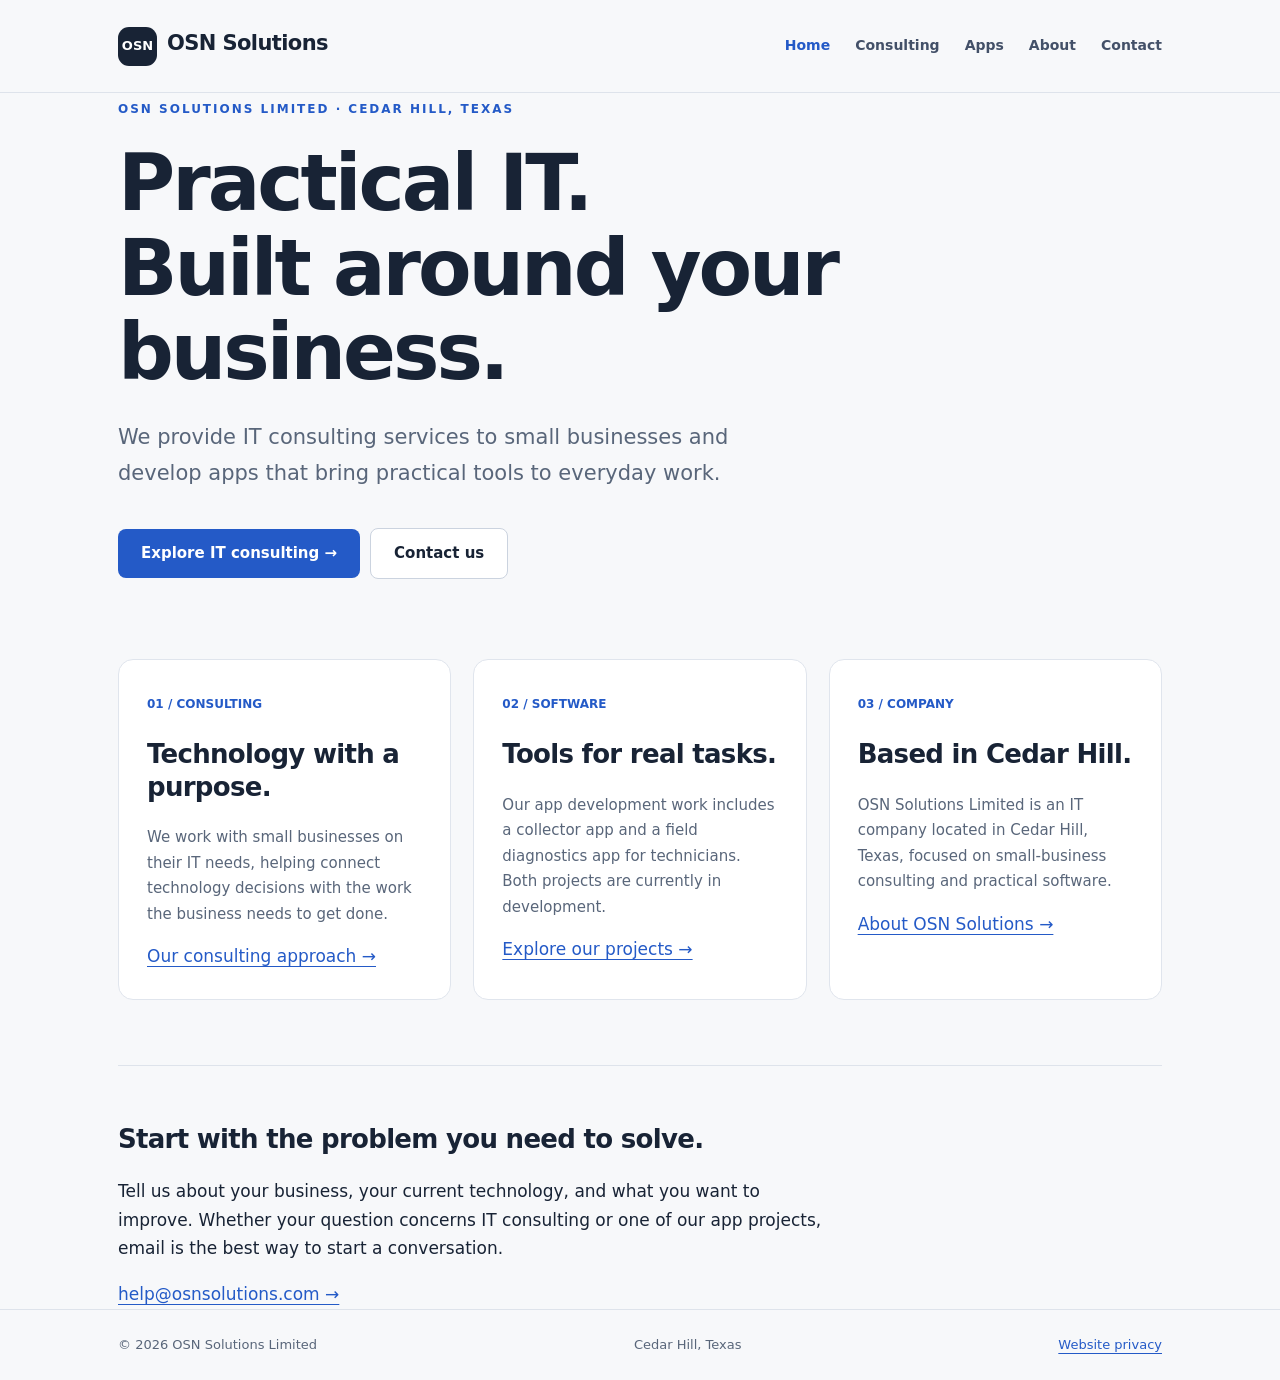
<file: index.html>
<!doctype html><html lang="en"><head><meta charset="utf-8"><meta name="viewport" content="width=device-width,initial-scale=1"><title>Small-business IT consulting | OSN Solutions Limited</title><meta name="description" content="OSN Solutions Limited provides IT consulting services to small businesses from Cedar Hill, Texas, and develops practical apps for Apple devices."><link rel="stylesheet" href="styles.css"><link rel="icon" href="favicon.svg" type="image/svg+xml"></head><body><a class="skip" href="#main">Skip to content</a><header><div class="wrap"><a class="brand" href="index.html"><span class="mark" aria-hidden="true">OSN</span>OSN Solutions</a><nav aria-label="Main navigation"><a href="index.html" aria-current="page">Home</a><a href="services.html">Consulting</a><a href="apps.html">Apps</a><a href="about.html">About</a><a href="support.html">Contact</a></nav></div></header><main id="main" class="wrap"><span class="eyebrow">OSN Solutions Limited · Cedar Hill, Texas</span><h1>Practical IT.<br>Built around your business.</h1><p class="intro">We provide IT consulting services to small businesses and develop apps that bring practical tools to everyday work.</p><a class="button" href="services.html">Explore IT consulting →</a><a class="button secondary" href="support.html">Contact us</a><div class="grid"><section class="card"><span class="number">01 / CONSULTING</span><h2>Technology with a purpose.</h2><p>We work with small businesses on their IT needs, helping connect technology decisions with the work the business needs to get done.</p><a href="services.html">Our consulting approach →</a></section><section class="card"><span class="number">02 / SOFTWARE</span><h2>Tools for real tasks.</h2><p>Our app development work includes a collector app and a field diagnostics app for technicians. Both projects are currently in development.</p><a href="apps.html">Explore our projects →</a></section><section class="card"><span class="number">03 / COMPANY</span><h2>Based in Cedar Hill.</h2><p>OSN Solutions Limited is an IT company located in Cedar Hill, Texas, focused on small-business consulting and practical software.</p><a href="about.html">About OSN Solutions →</a></section></div><section class="section"><h2>Start with the problem you need to solve.</h2><p>Tell us about your business, your current technology, and what you want to improve. Whether your question concerns IT consulting or one of our app projects, email is the best way to start a conversation.</p><a href="mailto:help@osnsolutions.com">help@osnsolutions.com →</a></section></main><footer><div class="wrap"><span>© 2026 OSN Solutions Limited</span><span>Cedar Hill, Texas</span><a href="privacy.html">Website privacy</a></div></footer></body></html>
</file>
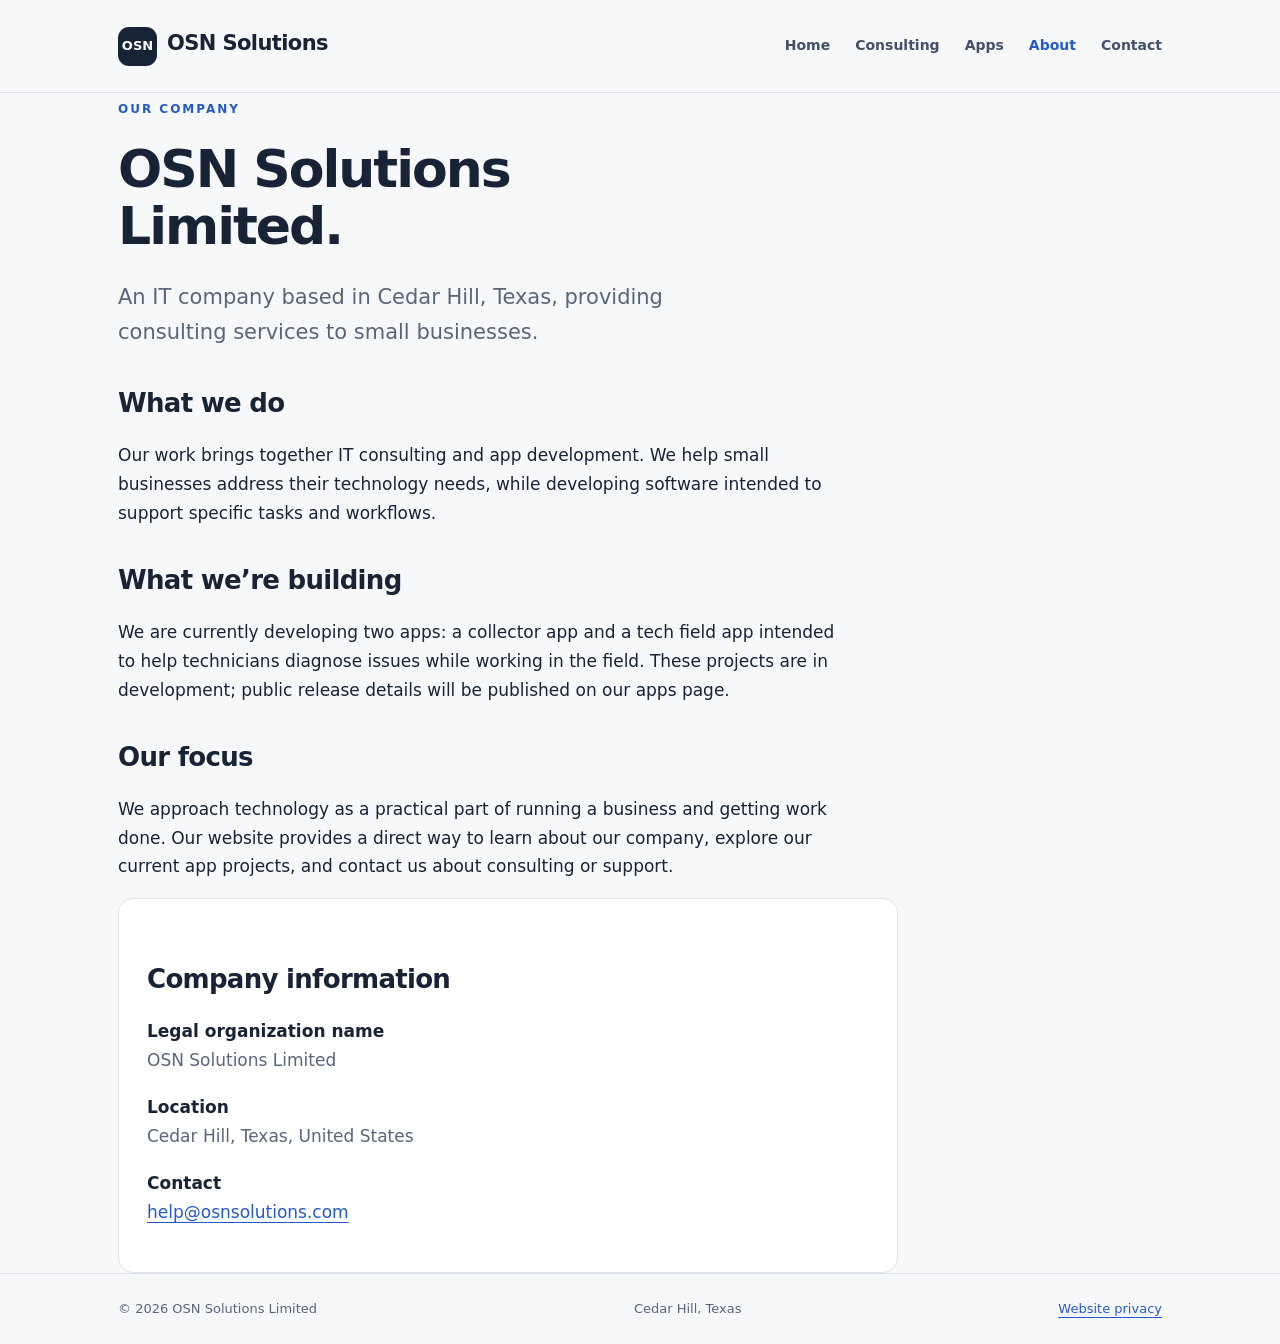
<file: about.html>
<!doctype html><html lang="en"><head><meta charset="utf-8"><meta name="viewport" content="width=device-width,initial-scale=1"><title>About OSN Solutions Limited | OSN Solutions Limited</title><meta name="description" content="OSN Solutions Limited provides IT consulting services to small businesses from Cedar Hill, Texas, and develops practical apps for Apple devices."><link rel="stylesheet" href="styles.css"><link rel="icon" href="favicon.svg" type="image/svg+xml"></head><body><a class="skip" href="#main">Skip to content</a><header><div class="wrap"><a class="brand" href="index.html"><span class="mark" aria-hidden="true">OSN</span>OSN Solutions</a><nav aria-label="Main navigation"><a href="index.html">Home</a><a href="services.html">Consulting</a><a href="apps.html">Apps</a><a href="about.html" aria-current="page">About</a><a href="support.html">Contact</a></nav></div></header><main id="main" class="wrap"><div class="prose"><span class="eyebrow">Our company</span><h1>OSN Solutions<br>Limited.</h1><p class="intro">An IT company based in Cedar Hill, Texas, providing consulting services to small businesses.</p><h2>What we do</h2><p>Our work brings together IT consulting and app development. We help small businesses address their technology needs, while developing software intended to support specific tasks and workflows.</p><h2>What we’re building</h2><p>We are currently developing two apps: a collector app and a tech field app intended to help technicians diagnose issues while working in the field. These projects are in development; public release details will be published on our apps page.</p><h2>Our focus</h2><p>We approach technology as a practical part of running a business and getting work done. Our website provides a direct way to learn about our company, explore our current app projects, and contact us about consulting or support.</p><section class="card"><h2>Company information</h2><dl><dt>Legal organization name</dt><dd>OSN Solutions Limited</dd><dt>Location</dt><dd>Cedar Hill, Texas, United States</dd><dt>Contact</dt><dd><a href="mailto:help@osnsolutions.com">help@osnsolutions.com</a></dd></dl></section></div></main><footer><div class="wrap"><span>© 2026 OSN Solutions Limited</span><span>Cedar Hill, Texas</span><a href="privacy.html">Website privacy</a></div></footer></body></html>
</file>
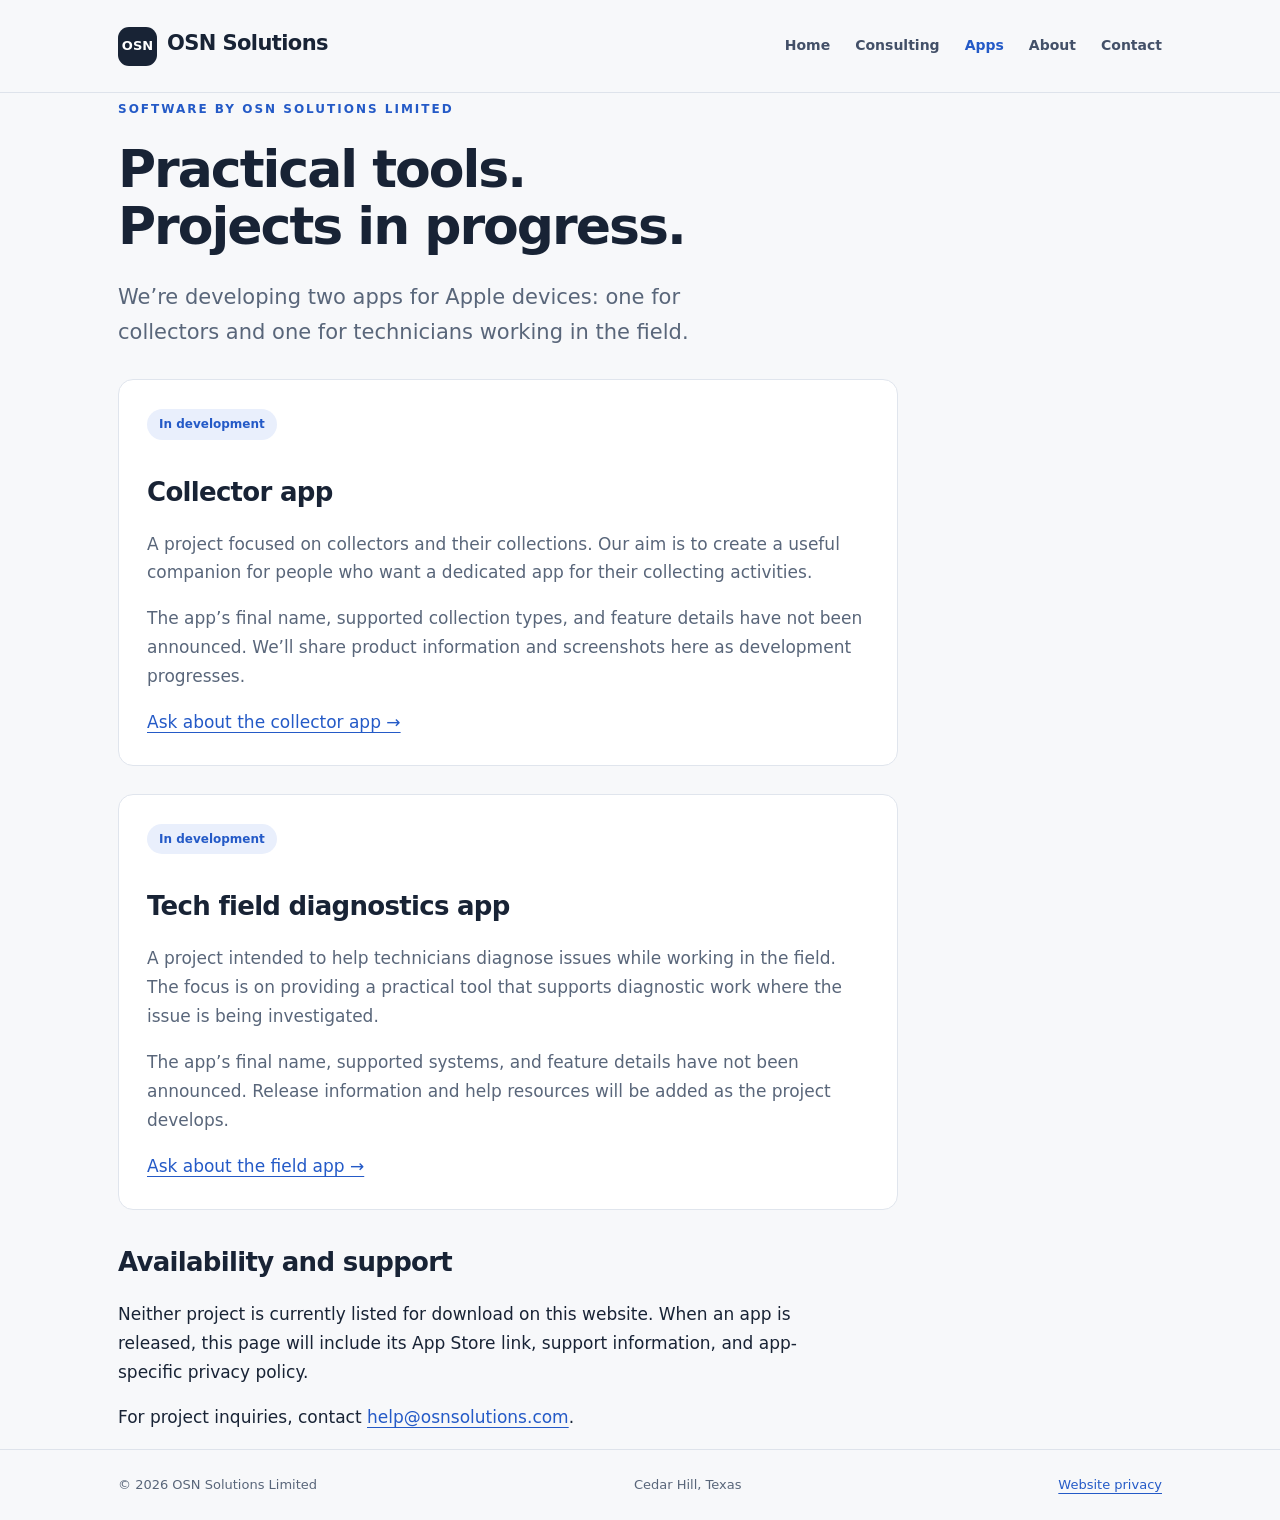
<file: apps.html>
<!doctype html><html lang="en"><head><meta charset="utf-8"><meta name="viewport" content="width=device-width,initial-scale=1"><title>Apps in development | OSN Solutions Limited</title><meta name="description" content="OSN Solutions Limited provides IT consulting services to small businesses from Cedar Hill, Texas, and develops practical apps for Apple devices."><link rel="stylesheet" href="styles.css"><link rel="icon" href="favicon.svg" type="image/svg+xml"></head><body><a class="skip" href="#main">Skip to content</a><header><div class="wrap"><a class="brand" href="index.html"><span class="mark" aria-hidden="true">OSN</span>OSN Solutions</a><nav aria-label="Main navigation"><a href="index.html">Home</a><a href="services.html">Consulting</a><a href="apps.html" aria-current="page">Apps</a><a href="about.html">About</a><a href="support.html">Contact</a></nav></div></header><main id="main" class="wrap"><div class="prose"><span class="eyebrow">Software by OSN Solutions Limited</span><h1>Practical tools.<br>Projects in progress.</h1><p class="intro">We’re developing two apps for Apple devices: one for collectors and one for technicians working in the field.</p><section class="card app-card"><span class="status">In development</span><h2>Collector app</h2><p>A project focused on collectors and their collections. Our aim is to create a useful companion for people who want a dedicated app for their collecting activities.</p><p>The app’s final name, supported collection types, and feature details have not been announced. We’ll share product information and screenshots here as development progresses.</p><a href="mailto:help@osnsolutions.com?subject=Collector%20app%20inquiry">Ask about the collector app →</a></section><section class="card app-card"><span class="status">In development</span><h2>Tech field diagnostics app</h2><p>A project intended to help technicians diagnose issues while working in the field. The focus is on providing a practical tool that supports diagnostic work where the issue is being investigated.</p><p>The app’s final name, supported systems, and feature details have not been announced. Release information and help resources will be added as the project develops.</p><a href="mailto:help@osnsolutions.com?subject=Field%20diagnostics%20app%20inquiry">Ask about the field app →</a></section><h2>Availability and support</h2><p>Neither project is currently listed for download on this website. When an app is released, this page will include its App Store link, support information, and app-specific privacy policy.</p><p>For project inquiries, contact <a href="mailto:help@osnsolutions.com">help@osnsolutions.com</a>.</p></div></main><footer><div class="wrap"><span>© 2026 OSN Solutions Limited</span><span>Cedar Hill, Texas</span><a href="privacy.html">Website privacy</a></div></footer></body></html>
</file>
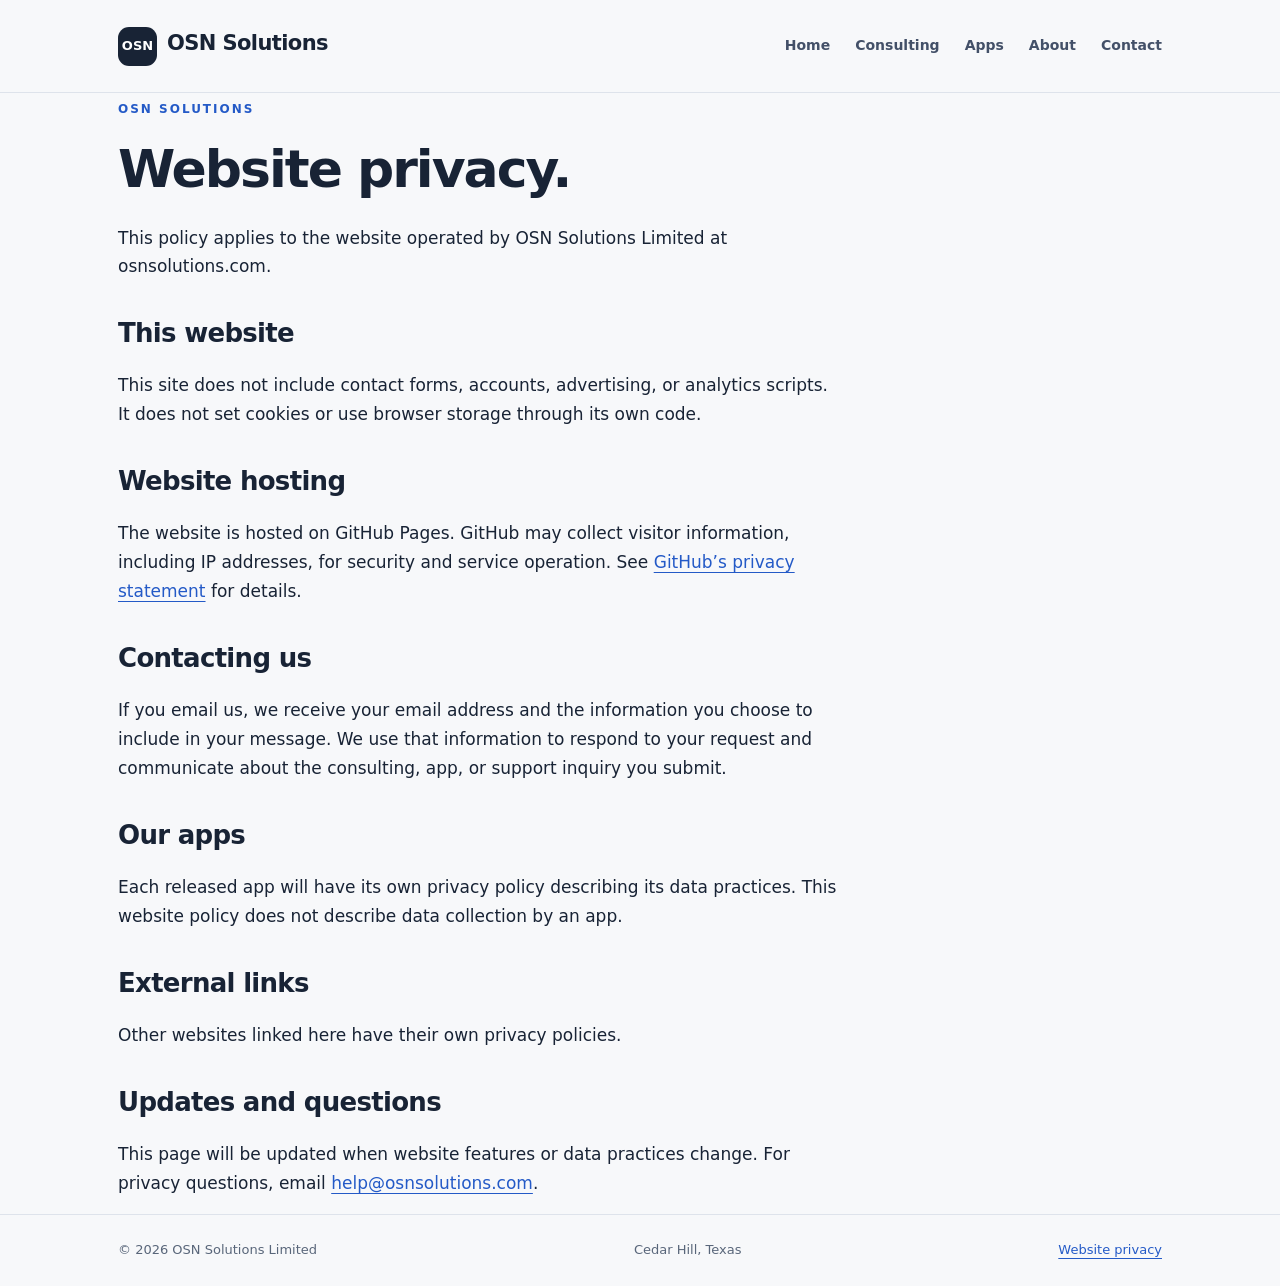
<file: privacy.html>
<!doctype html><html lang="en"><head><meta charset="utf-8"><meta name="viewport" content="width=device-width,initial-scale=1"><title>Website privacy | OSN Solutions</title><meta name="description" content="OSN Solutions Limited provides IT consulting services to small businesses from Cedar Hill, Texas, and develops practical apps for Apple devices."><link rel="stylesheet" href="styles.css"><link rel="icon" href="favicon.svg" type="image/svg+xml"></head><body><a class="skip" href="#main">Skip to content</a><header><div class="wrap"><a class="brand" href="index.html"><span class="mark" aria-hidden="true">OSN</span>OSN Solutions</a><nav aria-label="Main navigation"><a href="index.html">Home</a><a href="services.html">Consulting</a><a href="apps.html">Apps</a><a href="about.html">About</a><a href="support.html">Contact</a></nav></div></header><main id="main" class="wrap"><div class="prose"><span class="eyebrow">OSN Solutions</span><h1>Website privacy.</h1><p>This policy applies to the website operated by OSN Solutions Limited at osnsolutions.com.</p><h2>This website</h2><p>This site does not include contact forms, accounts, advertising, or analytics scripts. It does not set cookies or use browser storage through its own code.</p><h2>Website hosting</h2><p>The website is hosted on GitHub Pages. GitHub may collect visitor information, including IP addresses, for security and service operation. See <a href="https://docs.github.com/en/site-policy/privacy-policies/github-general-privacy-statement">GitHub’s privacy statement</a> for details.</p><h2>Contacting us</h2><p>If you email us, we receive your email address and the information you choose to include in your message. We use that information to respond to your request and communicate about the consulting, app, or support inquiry you submit.</p><h2>Our apps</h2><p>Each released app will have its own privacy policy describing its data practices. This website policy does not describe data collection by an app.</p><h2>External links</h2><p>Other websites linked here have their own privacy policies.</p><h2>Updates and questions</h2><p>This page will be updated when website features or data practices change. For privacy questions, email <a href="mailto:help@osnsolutions.com">help@osnsolutions.com</a>.</p></div></main><footer><div class="wrap"><span>© 2026 OSN Solutions Limited</span><span>Cedar Hill, Texas</span><a href="privacy.html">Website privacy</a></div></footer></body></html>
</file>
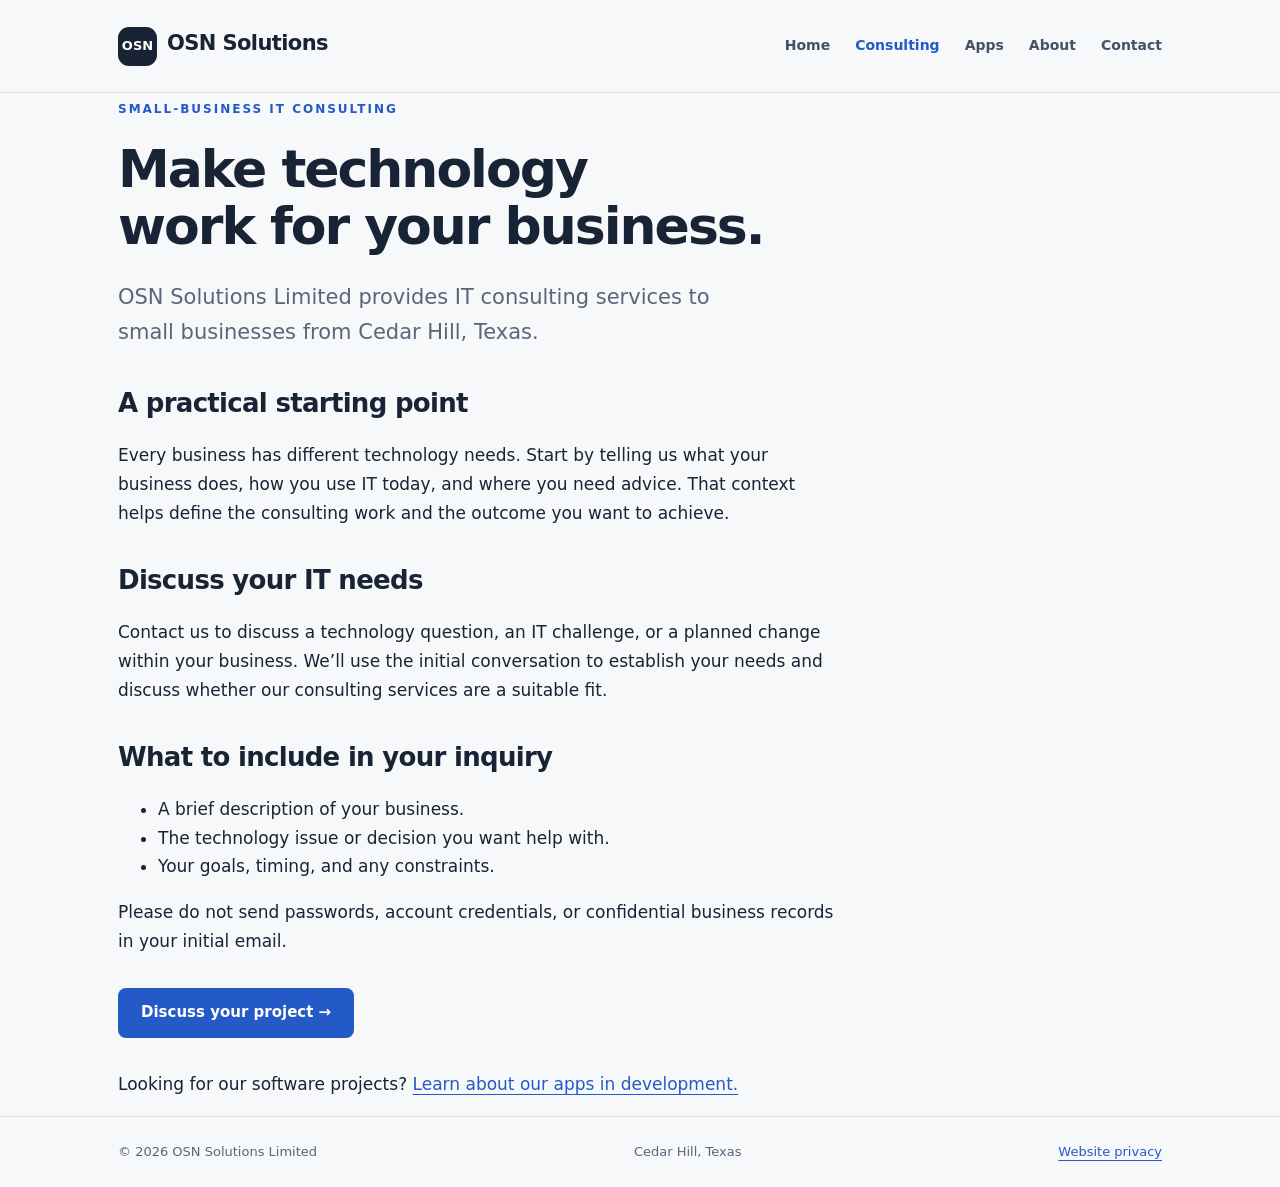
<file: services.html>
<!doctype html><html lang="en"><head><meta charset="utf-8"><meta name="viewport" content="width=device-width,initial-scale=1"><title>IT consulting services | OSN Solutions Limited</title><meta name="description" content="OSN Solutions Limited provides IT consulting services to small businesses from Cedar Hill, Texas, and develops practical apps for Apple devices."><link rel="stylesheet" href="styles.css"><link rel="icon" href="favicon.svg" type="image/svg+xml"></head><body><a class="skip" href="#main">Skip to content</a><header><div class="wrap"><a class="brand" href="index.html"><span class="mark" aria-hidden="true">OSN</span>OSN Solutions</a><nav aria-label="Main navigation"><a href="index.html">Home</a><a href="services.html" aria-current="page">Consulting</a><a href="apps.html">Apps</a><a href="about.html">About</a><a href="support.html">Contact</a></nav></div></header><main id="main" class="wrap"><div class="prose"><span class="eyebrow">Small-business IT consulting</span><h1>Make technology<br>work for your business.</h1><p class="intro">OSN Solutions Limited provides IT consulting services to small businesses from Cedar Hill, Texas.</p><h2>A practical starting point</h2><p>Every business has different technology needs. Start by telling us what your business does, how you use IT today, and where you need advice. That context helps define the consulting work and the outcome you want to achieve.</p><h2>Discuss your IT needs</h2><p>Contact us to discuss a technology question, an IT challenge, or a planned change within your business. We’ll use the initial conversation to establish your needs and discuss whether our consulting services are a suitable fit.</p><h2>What to include in your inquiry</h2><ul><li>A brief description of your business.</li><li>The technology issue or decision you want help with.</li><li>Your goals, timing, and any constraints.</li></ul><p>Please do not send passwords, account credentials, or confidential business records in your initial email.</p><a class="button" href="mailto:help@osnsolutions.com?subject=IT%20consulting%20inquiry">Discuss your project →</a><p>Looking for our software projects? <a href="apps.html">Learn about our apps in development.</a></p></div></main><footer><div class="wrap"><span>© 2026 OSN Solutions Limited</span><span>Cedar Hill, Texas</span><a href="privacy.html">Website privacy</a></div></footer></body></html>
</file>
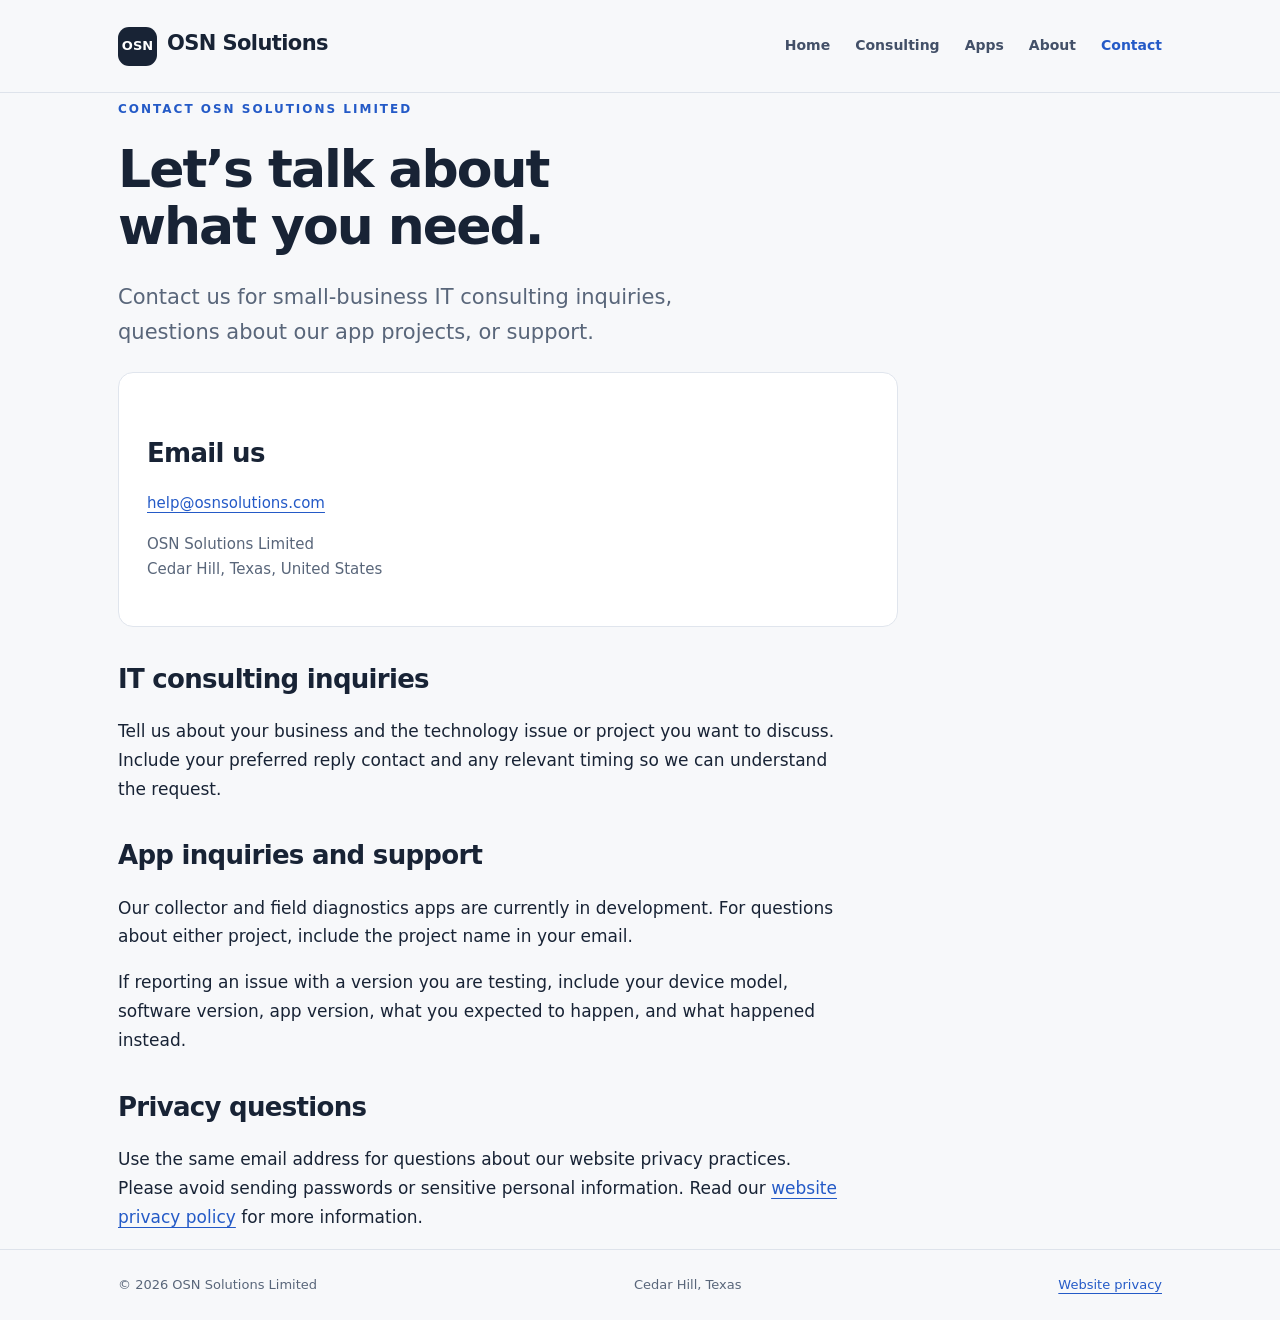
<file: support.html>
<!doctype html><html lang="en"><head><meta charset="utf-8"><meta name="viewport" content="width=device-width,initial-scale=1"><title>Contact and support | OSN Solutions Limited</title><meta name="description" content="OSN Solutions Limited provides IT consulting services to small businesses from Cedar Hill, Texas, and develops practical apps for Apple devices."><link rel="stylesheet" href="styles.css"><link rel="icon" href="favicon.svg" type="image/svg+xml"></head><body><a class="skip" href="#main">Skip to content</a><header><div class="wrap"><a class="brand" href="index.html"><span class="mark" aria-hidden="true">OSN</span>OSN Solutions</a><nav aria-label="Main navigation"><a href="index.html">Home</a><a href="services.html">Consulting</a><a href="apps.html">Apps</a><a href="about.html">About</a><a href="support.html" aria-current="page">Contact</a></nav></div></header><main id="main" class="wrap"><div class="prose"><span class="eyebrow">Contact OSN Solutions Limited</span><h1>Let’s talk about<br>what you need.</h1><p class="intro">Contact us for small-business IT consulting inquiries, questions about our app projects, or support.</p><section class="card"><h2>Email us</h2><p><a href="mailto:help@osnsolutions.com">help@osnsolutions.com</a></p><p>OSN Solutions Limited<br>Cedar Hill, Texas, United States</p></section><h2>IT consulting inquiries</h2><p>Tell us about your business and the technology issue or project you want to discuss. Include your preferred reply contact and any relevant timing so we can understand the request.</p><h2>App inquiries and support</h2><p>Our collector and field diagnostics apps are currently in development. For questions about either project, include the project name in your email.</p><p>If reporting an issue with a version you are testing, include your device model, software version, app version, what you expected to happen, and what happened instead.</p><h2>Privacy questions</h2><p>Use the same email address for questions about our website privacy practices. Please avoid sending passwords or sensitive personal information. Read our <a href="privacy.html">website privacy policy</a> for more information.</p></div></main><footer><div class="wrap"><span>© 2026 OSN Solutions Limited</span><span>Cedar Hill, Texas</span><a href="privacy.html">Website privacy</a></div></footer></body></html>
</file>
<file: styles.css>
*{box-sizing:border-box}html{scroll-behavior:smooth}body{margin:0;background:#f7f8fa;color:#182335;font:17px/1.7 system-ui,-apple-system,BlinkMacSystemFont,"Segoe UI",sans-serif}a{color:#245ac7;text-underline-offset:4px}a:focus-visible{outline:3px solid #245ac7;outline-offset:6px}.wrap{max-width:1100px;margin:auto;padding:0 28px}header{padding:26px 0;border-bottom:1px solid #dee3eb}header .wrap{display:flex;justify-content:space-between;align-items:center;gap:24px}.brand{font-size:21px;font-weight:800;color:#182335;text-decoration:none;letter-spacing:-.6px}.mark{display:inline-grid;place-items:center;background:#182335;color:white;width:39px;height:39px;border-radius:11px;margin-right:10px;font-size:13px;letter-spacing:0}nav{display:flex;gap:25px;flex-wrap:wrap}nav a{font-size:14px;font-weight:600;text-decoration:none;color:#435068}nav a[aria-current]{color:#245ac7}main{min-height:65vh;padding:75px 0 85px}.eyebrow{text-transform:uppercase;letter-spacing:2px;color:#245ac7;font-size:12px;font-weight:750}h1{font-size:clamp(42px,7vw,78px);line-height:1.08;letter-spacing:-3px;margin:20px 0 26px;max-width:850px}h2{font-size:26px;line-height:1.25;letter-spacing:-.7px}p{max-width:720px}.intro{font-size:21px;color:#59667a;max-width:620px}.button{display:inline-block;background:#245ac7;color:white;text-decoration:none;padding:12px 23px;border-radius:8px;font-size:15px;font-weight:650;margin:15px 10px 15px 0}.secondary{background:white;color:#182335;border:1px solid #cbd3df}.grid{display:grid;grid-template-columns:repeat(3,1fr);gap:22px;margin-top:65px}.card{background:white;border:1px solid #e0e5ed;border-radius:15px;padding:28px}.card p{color:#59667a;font-size:15px}.number{font-size:12px;color:#245ac7;font-weight:700}.status{display:inline-block;border-radius:30px;padding:5px 12px;background:#e9effc;color:#245ac7;font-size:12px;font-weight:650}.prose h1{font-size:52px;letter-spacing:-2px}.prose h2{margin-top:36px}.prose{max-width:780px}.skip{position:absolute;top:-100px;background:white;padding:10px}.skip:focus{top:0}footer{border-top:1px solid #dee3eb;padding:24px 0;color:#59667a;font-size:13px}footer .wrap{display:flex;justify-content:space-between;gap:20px;flex-wrap:wrap}@media(max-width:650px){header .wrap{align-items:flex-start;flex-direction:column}nav{gap:20px}main{padding:48px 0 60px}h1{letter-spacing:-2px}.grid{grid-template-columns:1fr;margin-top:40px}.intro{font-size:19px}.wrap{padding:0 22px}.prose h1{font-size:42px}}
.section{margin-top:65px;border-top:1px solid #dee3eb;padding-top:35px}.app-card{margin:28px 0}.app-card p{font-size:17px}dt{font-weight:650;margin-top:18px}dd{margin-left:0;color:#59667a}@media(max-width:850px){header .wrap{align-items:flex-start;flex-direction:column}nav{gap:18px}}
</file>
